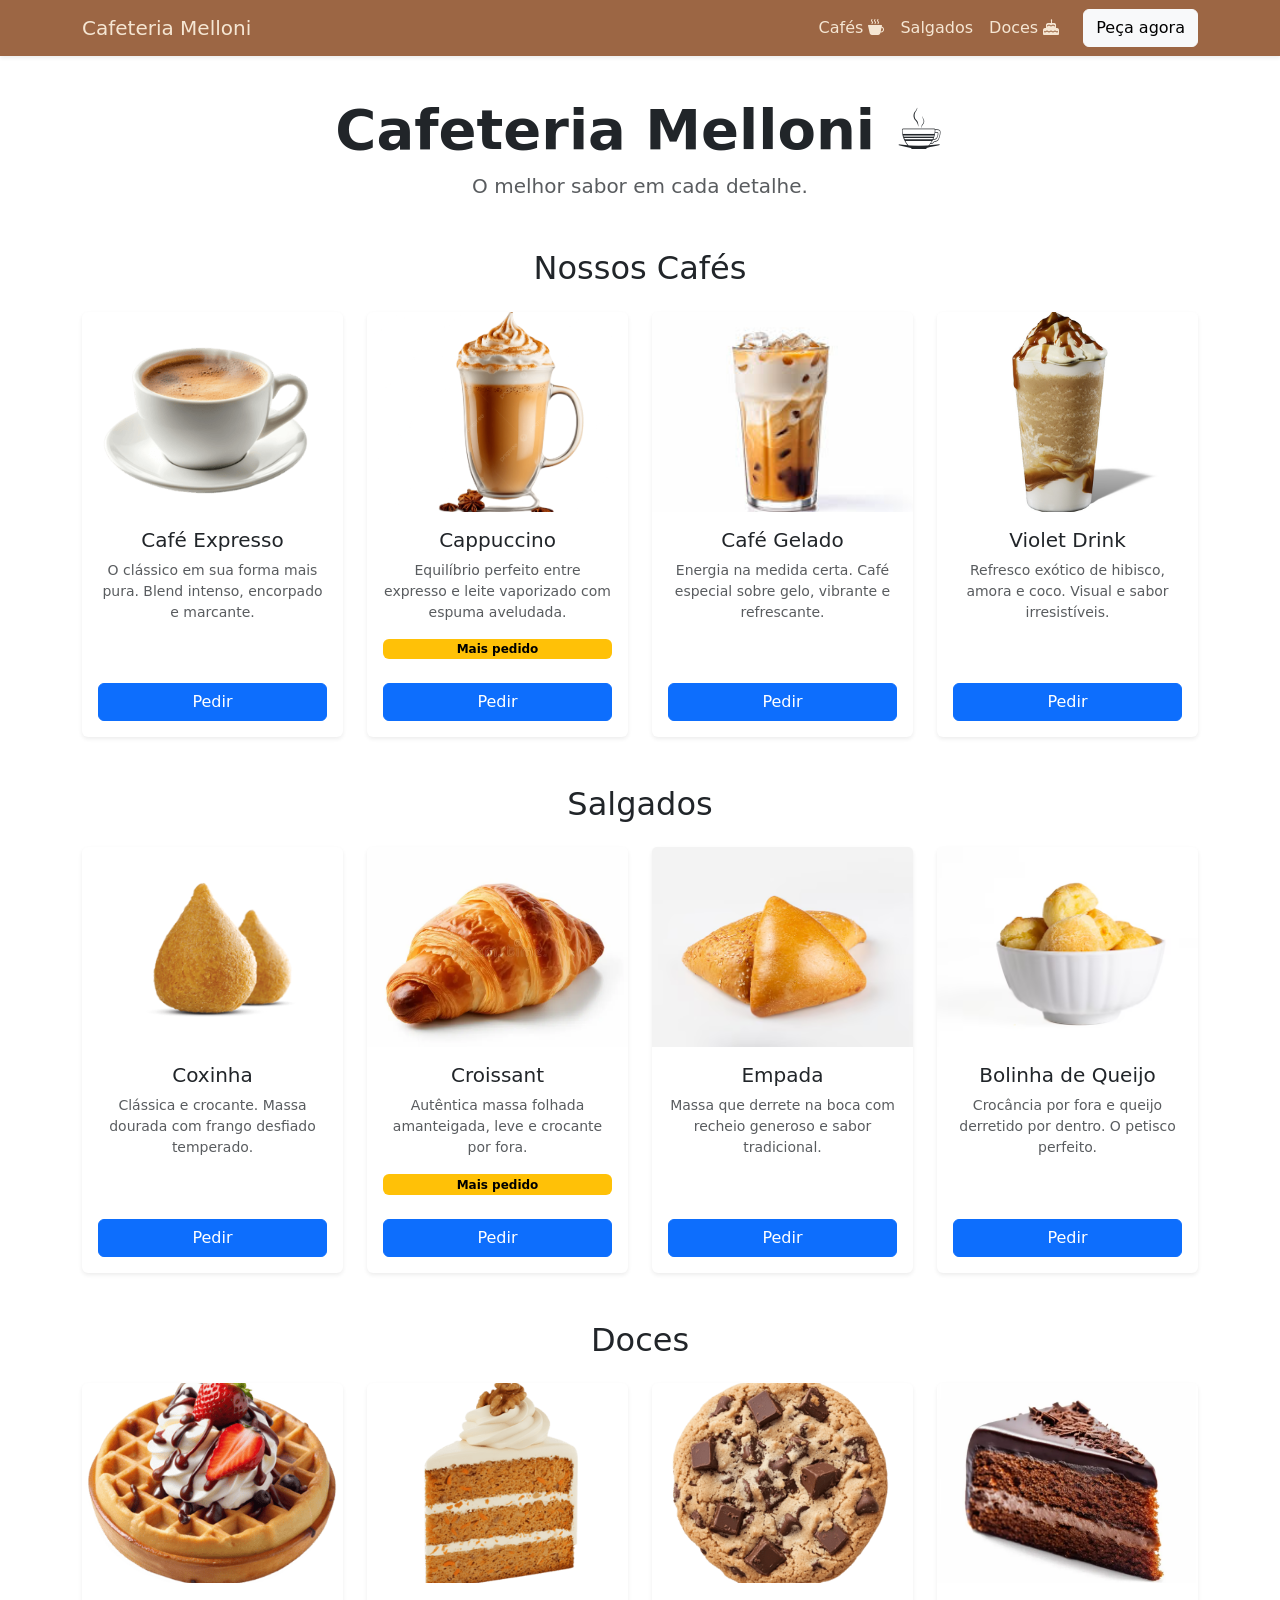
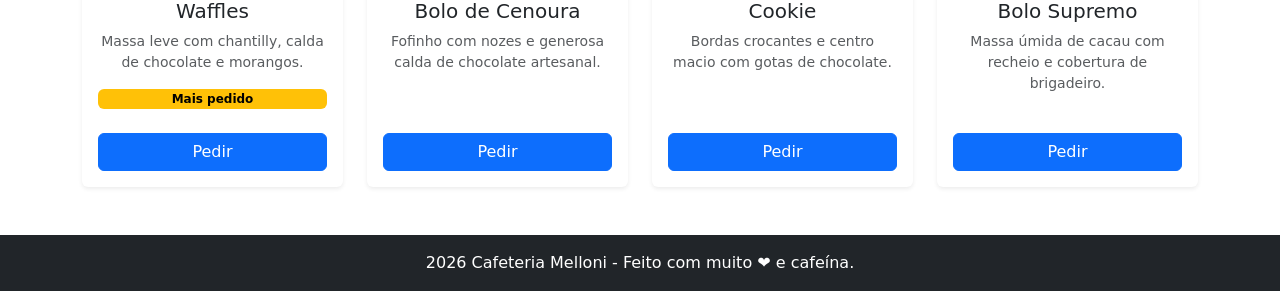
<file: index.html>
<!DOCTYPE html>
<html lang="pt-br">
<head>
    <meta charset="UTF-8">
    <meta name="viewport" content="width=device-width, initial-scale=1.0">
    <title>Cafeteria Melloni</title>

    <link href="https://cdn.jsdelivr.net/npm/bootstrap@5.3.3/dist/css/bootstrap.min.css" rel="stylesheet">
    <link rel="stylesheet" href="style.css">

    <link rel="stylesheet" href="https://cdn.jsdelivr.net/npm/bootstrap-icons@1.13.1/font/bootstrap-icons.min.css">
</head>
<body>

    <nav class="navbar navbar-expand-lg minha-navbar shadow-sm fixed-top">
        <div class="container">
            <a class="navbar-brand" href="#">Cafeteria Melloni </a>
            <button class="navbar-toggler" type="button" data-bs-toggle="collapse" data-bs-target="#menu">
                <span class="navbar-toggler-icon"></span>
            </button>
            <div class="collapse navbar-collapse" id="menu">
                <ul class="navbar-nav ms-auto">
                    <li class="nav-item"><a class="nav-link" href="#cafes">Cafés  <i class="bi bi-cup-hot-fill"></i></i></a></li>
                    
                    <li class="nav-item"><a class="nav-link" href="#salgados">Salgados  <i class="bi bi-fork-knife"></i></a></li>
                    <li class="nav-item"><a class="nav-link" href="#doces">Doces  <i class="bi bi-cake-fill"></i></a></li>
                </ul>
                <button class="btn btn-light ms-lg-3">Peça agora</button>
            </div>
        </div>
    </nav>

    <header class="text-center mt-5 pt-5">
        <h1 class="display-4 fw-bold">Cafeteria Melloni ☕</h1>
        <p class="lead text-muted">O melhor sabor em cada detalhe.</p>
    </header>

    <main class="container my-5" id="cafes">
      
        <h2 class="text-center mb-4">Nossos Cafés</h2>
        <div class="row gy-4 justify-content-center">
            <div class="col-md-3 col-sm-6">
                <div class="card h-100 shadow-sm text-center">
                    <img src="imgs/cafe.png" class="card-img-top" alt="Café Expresso">
                    <div class="card-body d-flex flex-column">
                        <h5 class="card-title">Café Expresso </h5>
                        <p class="card-text small text-muted">O clássico em sua forma mais pura. Blend intenso, encorpado e marcante.</p>
                        <a href="#" class="btn btn-primary mt-auto w-100">Pedir</a>
                    </div>
                </div>
            </div>
            <div class="col-md-3 col-sm-6">
                <div class="card h-100 shadow-sm text-center">
                    <img src="imgs/capuccino.png" class="card-img-top" alt="Cappuccino">
                    <div class="card-body d-flex flex-column">
                        <h5 class="card-title">Cappuccino</h5>
                        <p class="card-text small text-muted">Equilíbrio perfeito entre expresso e leite vaporizado com espuma aveludada.</p>
                        <span class="badge text-bg-warning">Mais pedido</span>   <br> 
                        <a href="#" class="btn btn-primary mt-auto w-100">Pedir</a>
                    </div>
                </div>
            </div>
            <div class="col-md-3 col-sm-6">
                <div class="card h-100 shadow-sm text-center">
                    <img src="imgs/Cafe-Gelado.jpg" class="card-img-top" alt="Café Gelado">
                    <div class="card-body d-flex flex-column">
                        <h5 class="card-title">Café Gelado</h5>
                        <p class="card-text small text-muted">Energia na medida certa. Café especial sobre gelo, vibrante e refrescante.</p>
                        <a href="#" class="btn btn-primary mt-auto w-100">Pedir</a>
                    </div>
                </div>
            </div>
            <div class="col-md-3 col-sm-6">
                <div class="card h-100 shadow-sm text-center">
                    <img src="imgs/frapuccino.png" class="card-img-top" alt="Violet Drink">
                    <div class="card-body d-flex flex-column">
                        <h5 class="card-title">Violet Drink</h5>
                        <p class="card-text small text-muted">Refresco exótico de hibisco, amora e coco. Visual e sabor irresistíveis.</p>
                        <a href="#" class="btn btn-primary mt-auto w-100">Pedir</a>
                    </div>
                </div>
            </div>
        </div>
    </main>

    <section class="container my-5" id="salgados">
        <h2 class="text-center mb-4">Salgados</h2>
        <div class="row gy-4 justify-content-center">
            <div class="col-md-3 col-sm-6">
                <div class="card h-100 shadow-sm text-center">
                    <img src="imgs/coxinha.jpg" class="card-img-top" alt="Coxinha">
                    <div class="card-body d-flex flex-column">
                        <h5 class="card-title">Coxinha</h5>
                        <p class="card-text small text-muted">Clássica e crocante. Massa dourada com frango desfiado temperado.</p>
                        <a href="#" class="btn btn-primary mt-auto w-100">Pedir</a>
                    </div>
                </div>
            </div>
            <div class="col-md-3 col-sm-6">
                <div class="card h-100 shadow-sm text-center">
                    <img src="imgs/croissant.webp" class="card-img-top" alt="Croissant">
                    <div class="card-body d-flex flex-column">
                        <h5 class="card-title">Croissant</h5>
                        <p class="card-text small text-muted">Autêntica massa folhada amanteigada, leve e crocante por fora.</p>
                         <span class="badge text-bg-warning">Mais pedido</span>   <br> 
                        <a href="#" class="btn btn-primary mt-auto w-100">Pedir</a>
                    </div>
                </div>
            </div>
            <div class="col-md-3 col-sm-6">
                <div class="card h-100 shadow-sm text-center">
                    <img src="imgs/empada.avif" class="card-img-top" alt="Empada">
                    <div class="card-body d-flex flex-column">
                        <h5 class="card-title">Empada</h5>
                        <p class="card-text small text-muted">Massa que derrete na boca com recheio generoso e sabor tradicional.</p>
                        <a href="#" class="btn btn-primary mt-auto w-100">Pedir</a>
                    </div>
                </div>
            </div>
            <div class="col-md-3 col-sm-6">
                <div class="card h-100 shadow-sm text-center">
                    <img src="imgs/bolinhadequeijo.png" class="card-img-top" alt="Bolinha de Queijo">
                    <div class="card-body d-flex flex-column">
                        <h5 class="card-title">Bolinha de Queijo</h5>
                        <p class="card-text small text-muted">Crocância por fora e queijo derretido por dentro. O petisco perfeito.</p>
                        <a href="#" class="btn btn-primary mt-auto w-100">Pedir</a>
                    </div>
                </div>
            </div>
        </div>
    </section>

    <section class="container my-5" id="doces">
        <h2 class="text-center mb-4">Doces</h2>
        <div class="row gy-4 justify-content-center">
            <div class="col-md-3 col-sm-6">
                <div class="card h-100 shadow-sm text-center">
                    <img src="imgs/waffles.png" class="card-img-top" alt="Waffles">
                    <div class="card-body d-flex flex-column">
                        <h5 class="card-title">Waffles</h5>
                        <p class="card-text small text-muted">Massa leve com chantilly, calda de chocolate e morangos.</p> <span class="badge text-bg-warning">Mais pedido</span>   <br> 
                        <a href="#" class="btn btn-primary mt-auto w-100">Pedir</a>
                    </div>
                </div>
            </div>
            <div class="col-md-3 col-sm-6">
                <div class="card h-100 shadow-sm text-center">
                    <img src="imgs/bolodecenoura.png" class="card-img-top" alt="Bolo de Cenoura">
                    <div class="card-body d-flex flex-column">
                        <h5 class="card-title">Bolo de Cenoura</h5>
                        <p class="card-text small text-muted">Fofinho com nozes e generosa calda de chocolate artesanal.</p>
                        <a href="#" class="btn btn-primary mt-auto w-100">Pedir</a>
                    </div>
                </div>
            </div>
            <div class="col-md-3 col-sm-6">
                <div class="card h-100 shadow-sm text-center">
                    <img src="imgs/cookie.png" class="card-img-top" alt="Cookie">
                    <div class="card-body d-flex flex-column">
                        <h5 class="card-title">Cookie</h5>
                        <p class="card-text small text-muted">Bordas crocantes e centro macio com gotas de chocolate.</p>
                        <a href="#" class="btn btn-primary mt-auto w-100">Pedir</a>
                    </div>
                </div>
            </div>
            <div class="col-md-3 col-sm-6">
                <div class="card h-100 shadow-sm text-center">
                    <img src="imgs/bolodemorango.webp" class="card-img-top" alt="Bolo Supremo">
                    <div class="card-body d-flex flex-column">
                        <h5 class="card-title">Bolo Supremo</h5>
                        <p class="card-text small text-muted">Massa úmida de cacau com recheio e cobertura de brigadeiro.</p>
                        <a href="#" class="btn btn-primary mt-auto w-100">Pedir</a>
                    </div>
                </div>
            </div>
        </div>
    </section>

    <footer class="bg-dark text-white text-center py-3 mt-5">
        <p class="mb-0"> 2026 Cafeteria Melloni - Feito com muito ❤️ e cafeína.</p>
    </footer>

    <script src="https://cdn.jsdelivr.net/npm/bootstrap@5.3.3/dist/js/bootstrap.bundle.min.js"></script>
</body>
</html>
</file>
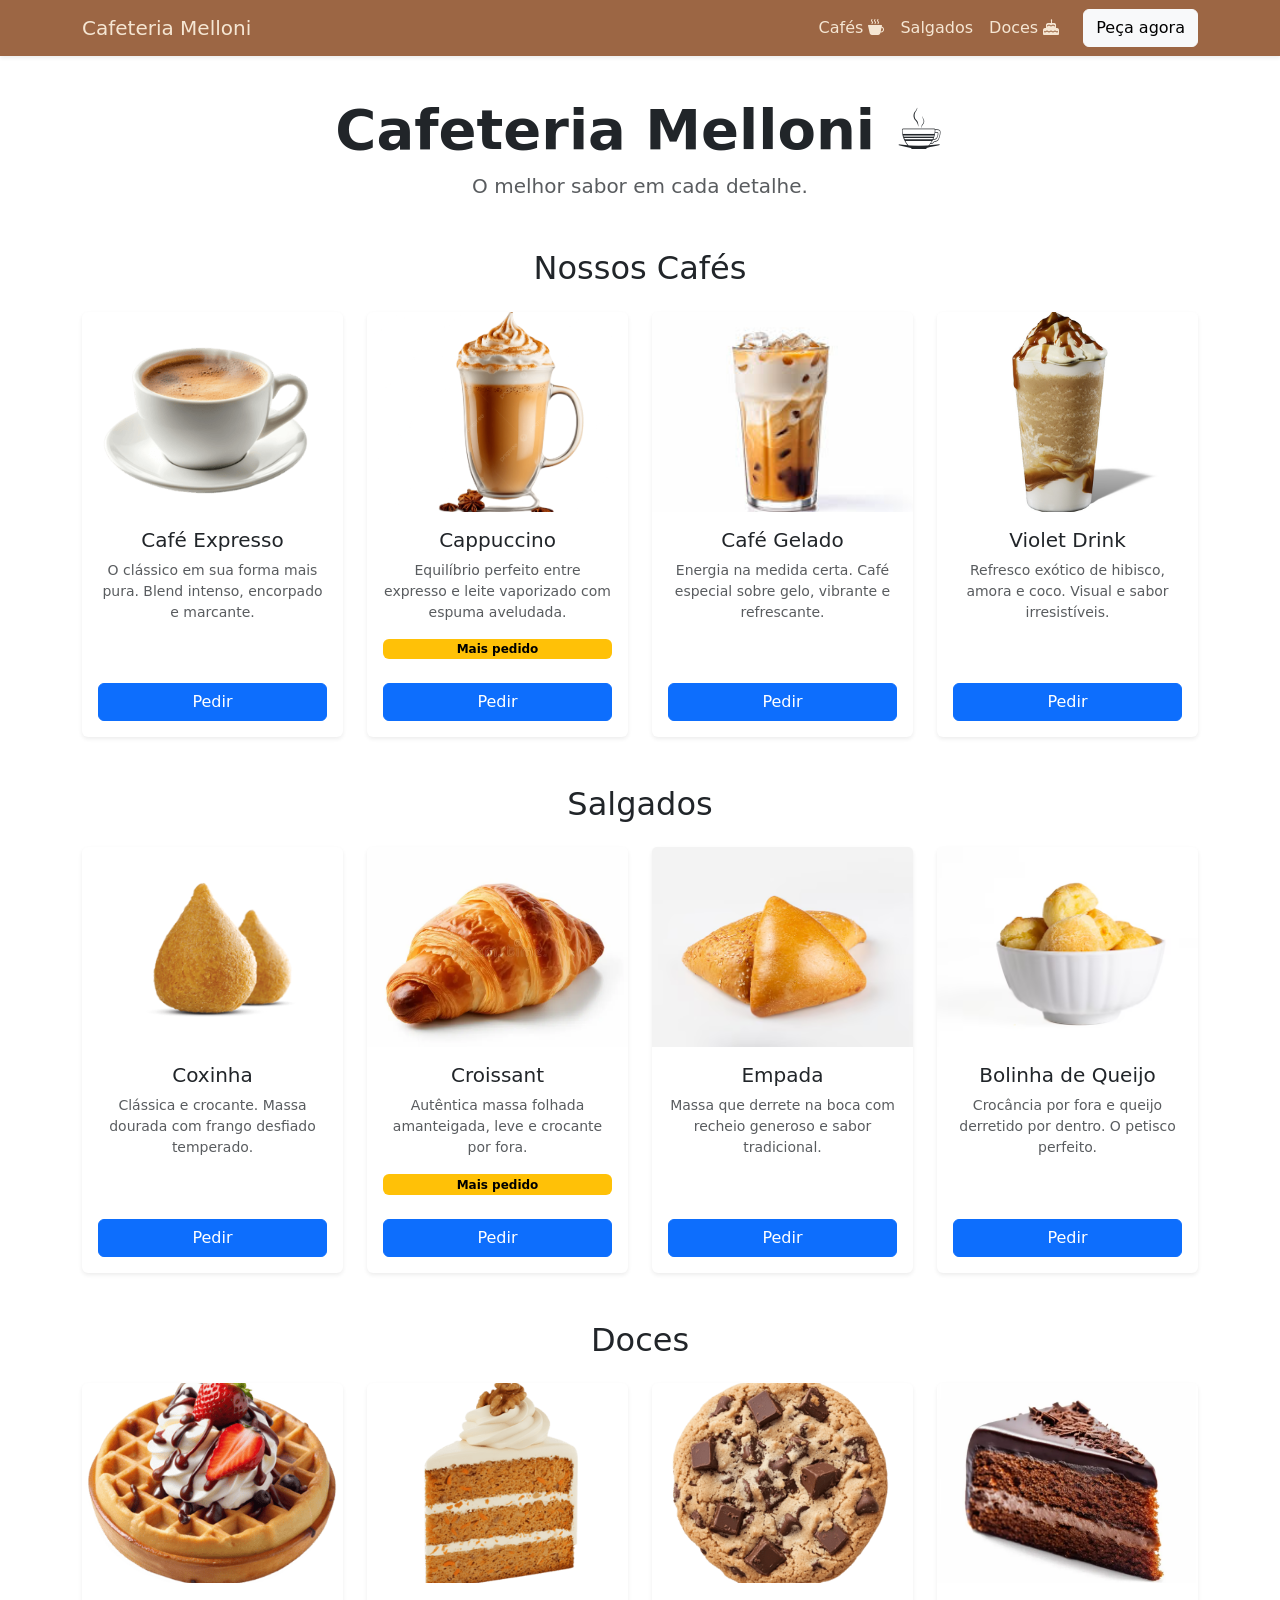
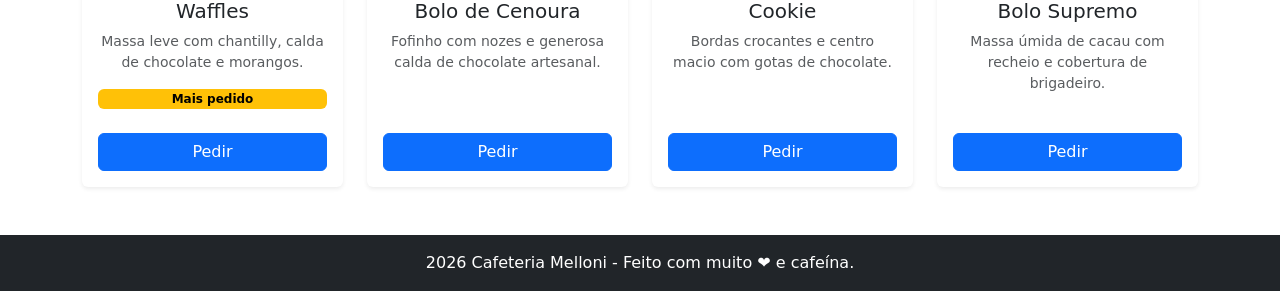
<file: Cafeteria Melloni/index.html>
<!DOCTYPE html>
<html lang="pt-br">
<head>
    <meta charset="UTF-8">
    <meta name="viewport" content="width=device-width, initial-scale=1.0">
    <title>Cafeteria Melloni</title>

    <link href="https://cdn.jsdelivr.net/npm/bootstrap@5.3.3/dist/css/bootstrap.min.css" rel="stylesheet">
    <link rel="stylesheet" href="style.css">

    <link rel="stylesheet" href="https://cdn.jsdelivr.net/npm/bootstrap-icons@1.13.1/font/bootstrap-icons.min.css">
</head>
<body>

    <nav class="navbar navbar-expand-lg minha-navbar shadow-sm fixed-top">
        <div class="container">
            <a class="navbar-brand" href="#">Cafeteria Melloni </a>
            <button class="navbar-toggler" type="button" data-bs-toggle="collapse" data-bs-target="#menu">
                <span class="navbar-toggler-icon"></span>
            </button>
            <div class="collapse navbar-collapse" id="menu">
                <ul class="navbar-nav ms-auto">
                    <li class="nav-item"><a class="nav-link" href="#cafes">Cafés  <i class="bi bi-cup-hot-fill"></i></i></a></li>
                    
                    <li class="nav-item"><a class="nav-link" href="#salgados">Salgados  <i class="bi bi-fork-knife"></i></a></li>
                    <li class="nav-item"><a class="nav-link" href="#doces">Doces  <i class="bi bi-cake-fill"></i></a></li>
                </ul>
                <button class="btn btn-light ms-lg-3">Peça agora</button>
            </div>
        </div>
    </nav>

    <header class="text-center mt-5 pt-5">
        <h1 class="display-4 fw-bold">Cafeteria Melloni ☕</h1>
        <p class="lead text-muted">O melhor sabor em cada detalhe.</p>
    </header>

    <main class="container my-5" id="cafes">
      
        <h2 class="text-center mb-4">Nossos Cafés</h2>
        <div class="row gy-4 justify-content-center">
            <div class="col-md-3 col-sm-6">
                <div class="card h-100 shadow-sm text-center">
                    <img src="imgs/cafe.png" class="card-img-top" alt="Café Expresso">
                    <div class="card-body d-flex flex-column">
                        <h5 class="card-title">Café Expresso </h5>
                        <p class="card-text small text-muted">O clássico em sua forma mais pura. Blend intenso, encorpado e marcante.</p>
                        <a href="#" class="btn btn-primary mt-auto w-100">Pedir</a>
                    </div>
                </div>
            </div>
            <div class="col-md-3 col-sm-6">
                <div class="card h-100 shadow-sm text-center">
                    <img src="imgs/capuccino.png" class="card-img-top" alt="Cappuccino">
                    <div class="card-body d-flex flex-column">
                        <h5 class="card-title">Cappuccino</h5>
                        <p class="card-text small text-muted">Equilíbrio perfeito entre expresso e leite vaporizado com espuma aveludada.</p>
                        <span class="badge text-bg-warning">Mais pedido</span>   <br> 
                        <a href="#" class="btn btn-primary mt-auto w-100">Pedir</a>
                    </div>
                </div>
            </div>
            <div class="col-md-3 col-sm-6">
                <div class="card h-100 shadow-sm text-center">
                    <img src="imgs/Cafe-Gelado.jpg" class="card-img-top" alt="Café Gelado">
                    <div class="card-body d-flex flex-column">
                        <h5 class="card-title">Café Gelado</h5>
                        <p class="card-text small text-muted">Energia na medida certa. Café especial sobre gelo, vibrante e refrescante.</p>
                        <a href="#" class="btn btn-primary mt-auto w-100">Pedir</a>
                    </div>
                </div>
            </div>
            <div class="col-md-3 col-sm-6">
                <div class="card h-100 shadow-sm text-center">
                    <img src="imgs/frapuccino.png" class="card-img-top" alt="Violet Drink">
                    <div class="card-body d-flex flex-column">
                        <h5 class="card-title">Violet Drink</h5>
                        <p class="card-text small text-muted">Refresco exótico de hibisco, amora e coco. Visual e sabor irresistíveis.</p>
                        <a href="#" class="btn btn-primary mt-auto w-100">Pedir</a>
                    </div>
                </div>
            </div>
        </div>
    </main>

    <section class="container my-5" id="salgados">
        <h2 class="text-center mb-4">Salgados</h2>
        <div class="row gy-4 justify-content-center">
            <div class="col-md-3 col-sm-6">
                <div class="card h-100 shadow-sm text-center">
                    <img src="imgs/coxinha.jpg" class="card-img-top" alt="Coxinha">
                    <div class="card-body d-flex flex-column">
                        <h5 class="card-title">Coxinha</h5>
                        <p class="card-text small text-muted">Clássica e crocante. Massa dourada com frango desfiado temperado.</p>
                        <a href="#" class="btn btn-primary mt-auto w-100">Pedir</a>
                    </div>
                </div>
            </div>
            <div class="col-md-3 col-sm-6">
                <div class="card h-100 shadow-sm text-center">
                    <img src="imgs/croissant.webp" class="card-img-top" alt="Croissant">
                    <div class="card-body d-flex flex-column">
                        <h5 class="card-title">Croissant</h5>
                        <p class="card-text small text-muted">Autêntica massa folhada amanteigada, leve e crocante por fora.</p>
                         <span class="badge text-bg-warning">Mais pedido</span>   <br> 
                        <a href="#" class="btn btn-primary mt-auto w-100">Pedir</a>
                    </div>
                </div>
            </div>
            <div class="col-md-3 col-sm-6">
                <div class="card h-100 shadow-sm text-center">
                    <img src="imgs/empada.avif" class="card-img-top" alt="Empada">
                    <div class="card-body d-flex flex-column">
                        <h5 class="card-title">Empada</h5>
                        <p class="card-text small text-muted">Massa que derrete na boca com recheio generoso e sabor tradicional.</p>
                        <a href="#" class="btn btn-primary mt-auto w-100">Pedir</a>
                    </div>
                </div>
            </div>
            <div class="col-md-3 col-sm-6">
                <div class="card h-100 shadow-sm text-center">
                    <img src="imgs/bolinhadequeijo.png" class="card-img-top" alt="Bolinha de Queijo">
                    <div class="card-body d-flex flex-column">
                        <h5 class="card-title">Bolinha de Queijo</h5>
                        <p class="card-text small text-muted">Crocância por fora e queijo derretido por dentro. O petisco perfeito.</p>
                        <a href="#" class="btn btn-primary mt-auto w-100">Pedir</a>
                    </div>
                </div>
            </div>
        </div>
    </section>

    <section class="container my-5" id="doces">
        <h2 class="text-center mb-4">Doces</h2>
        <div class="row gy-4 justify-content-center">
            <div class="col-md-3 col-sm-6">
                <div class="card h-100 shadow-sm text-center">
                    <img src="imgs/waffles.png" class="card-img-top" alt="Waffles">
                    <div class="card-body d-flex flex-column">
                        <h5 class="card-title">Waffles</h5>
                        <p class="card-text small text-muted">Massa leve com chantilly, calda de chocolate e morangos.</p> <span class="badge text-bg-warning">Mais pedido</span>   <br> 
                        <a href="#" class="btn btn-primary mt-auto w-100">Pedir</a>
                    </div>
                </div>
            </div>
            <div class="col-md-3 col-sm-6">
                <div class="card h-100 shadow-sm text-center">
                    <img src="imgs/bolodecenoura.png" class="card-img-top" alt="Bolo de Cenoura">
                    <div class="card-body d-flex flex-column">
                        <h5 class="card-title">Bolo de Cenoura</h5>
                        <p class="card-text small text-muted">Fofinho com nozes e generosa calda de chocolate artesanal.</p>
                        <a href="#" class="btn btn-primary mt-auto w-100">Pedir</a>
                    </div>
                </div>
            </div>
            <div class="col-md-3 col-sm-6">
                <div class="card h-100 shadow-sm text-center">
                    <img src="imgs/cookie.png" class="card-img-top" alt="Cookie">
                    <div class="card-body d-flex flex-column">
                        <h5 class="card-title">Cookie</h5>
                        <p class="card-text small text-muted">Bordas crocantes e centro macio com gotas de chocolate.</p>
                        <a href="#" class="btn btn-primary mt-auto w-100">Pedir</a>
                    </div>
                </div>
            </div>
            <div class="col-md-3 col-sm-6">
                <div class="card h-100 shadow-sm text-center">
                    <img src="imgs/bolodemorango.webp" class="card-img-top" alt="Bolo Supremo">
                    <div class="card-body d-flex flex-column">
                        <h5 class="card-title">Bolo Supremo</h5>
                        <p class="card-text small text-muted">Massa úmida de cacau com recheio e cobertura de brigadeiro.</p>
                        <a href="#" class="btn btn-primary mt-auto w-100">Pedir</a>
                    </div>
                </div>
            </div>
        </div>
    </section>

    <footer class="bg-dark text-white text-center py-3 mt-5">
        <p class="mb-0"> 2026 Cafeteria Melloni - Feito com muito ❤️ e cafeína.</p>
    </footer>

    <script src="https://cdn.jsdelivr.net/npm/bootstrap@5.3.3/dist/js/bootstrap.bundle.min.js"></script>
</body>
</html>
</file>
<file: style.css>
/* Navbar personalizada */
.minha-navbar {
  background-color: #9c6644;
}

.minha-navbar .nav-link {
  color: #f5e6d3;
}

.minha-navbar .navbar-brand {
  color: #f5e6d3;
}

.minha-navbar .nav-link:hover {
  color: #c69c6d;
}

/* AJUSTES DOS CARDS */


.card-img-top {
    height: 200px;
    object-fit: cover;
}

/* Opcional: Adiciona uma leve sombra para destacar os cards */
.card {
    transition: transform 0.2s;
    border: none;
    box-shadow: 0 4px 6px rgba(0,0,0,0.1);
}

.card:hover {
    transform: translateY(-5px);
}
</file>
<file: Cafeteria Melloni/style.css>
/* Navbar personalizada */
.minha-navbar {
  background-color: #9c6644;
}

.minha-navbar .nav-link {
  color: #f5e6d3;
}

.minha-navbar .navbar-brand {
  color: #f5e6d3;
}

.minha-navbar .nav-link:hover {
  color: #c69c6d;
}

/* AJUSTES DOS CARDS */


.card-img-top {
    height: 200px;
    object-fit: cover;
}

/* Opcional: Adiciona uma leve sombra para destacar os cards */
.card {
    transition: transform 0.2s;
    border: none;
    box-shadow: 0 4px 6px rgba(0,0,0,0.1);
}

.card:hover {
    transform: translateY(-5px);
}
</file>
